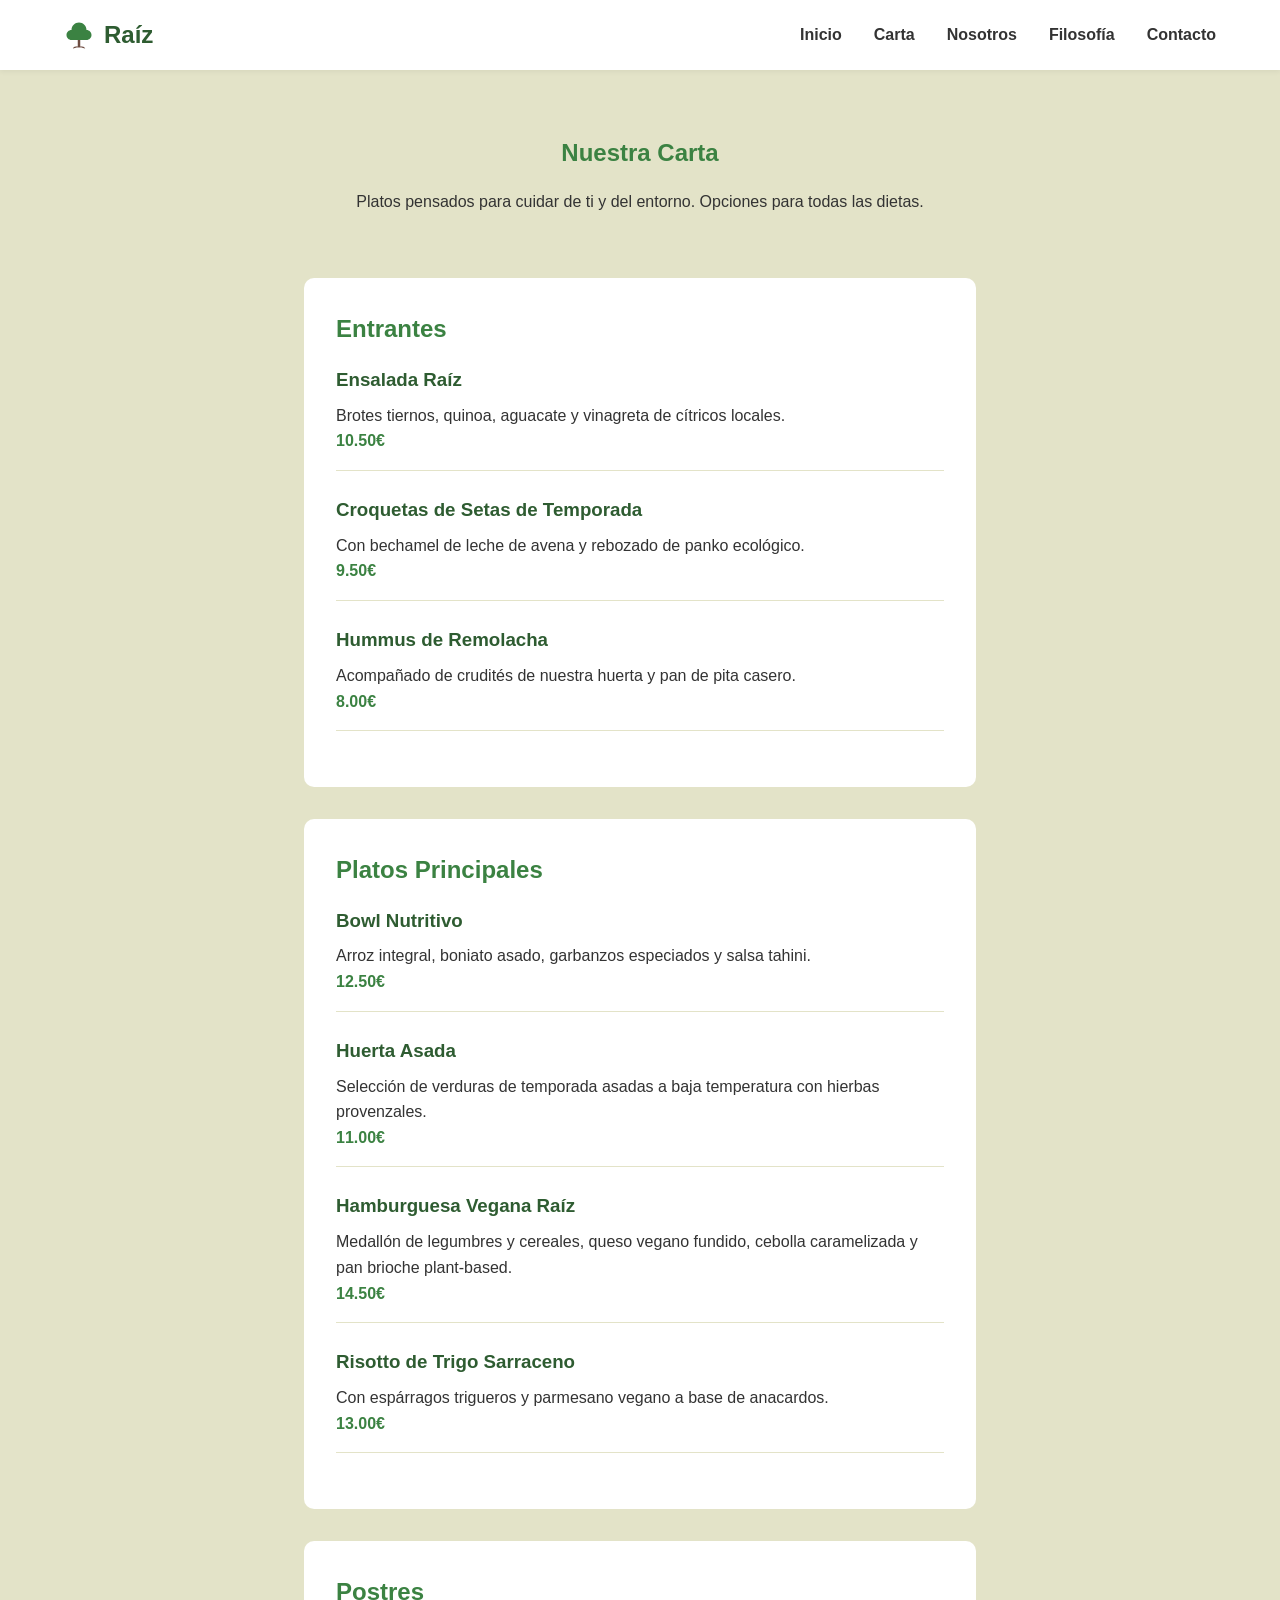
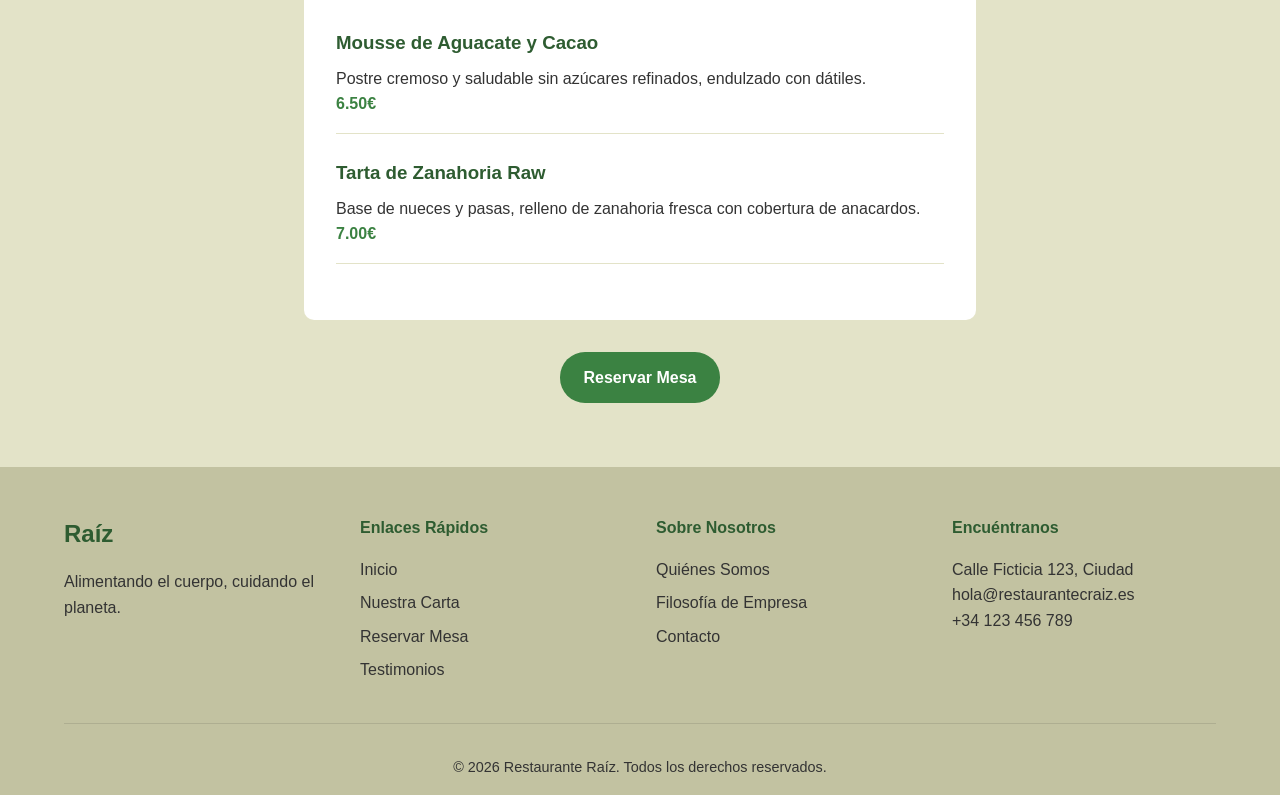
<file: carta.html>
<!DOCTYPE html>
<html lang="es">
<head>
    <meta charset="UTF-8">
    <meta name="viewport" content="width=device-width, initial-scale=1.0">
    <title>Nuestra Carta | Restaurante Raíz</title>
    <link rel="stylesheet" href="style.css">
</head>
<body>
    <header>
        <div class="logo">
            <svg width="30" height="30" viewBox="0 0 24 24" xmlns="http://www.w3.org/2000/svg"><path d="M11 22h2v-8h-2z" fill="#6d4c41"/><path d="M11 22c-1.5 0-3 .5-4 1 .5-1.5 2-2 4-2z" fill="#6d4c41"/><path d="M13 22c1.5 0 3 .5 4 1-.5-1.5-2-2-4-2z" fill="#6d4c41"/><path d="M12 2c-3.3 0-6 2.7-6 6-2.2 0-4 1.8-4 4s1.8 4 4 4h12c2.2 0 4-1.8 4-4s-1.8-4-4-4c0-3.3-2.7-6-6-6z" fill="var(--green-main)"/></svg>
            Raíz
        </div>
        <nav>
            <ul>
                <li><a href="index.html">Inicio</a></li>
                <li><a href="carta.html">Carta</a></li>
                <li><a href="nosotros.html">Nosotros</a></li>
                <li><a href="filosofia.html">Filosofía</a></li>
                <li><a href="contacto.html">Contacto</a></li>
            </ul>
        </nav>
    </header>

    <section class="page-section" style="text-align: center;">
        <h1>Nuestra Carta</h1>
        <p>Platos pensados para cuidar de ti y del entorno. Opciones para todas las dietas.</p>
    </section>

    <section class="page-section" style="padding-top: 0; max-width: 800px; margin: 0 auto;">
        <div style="background-color: var(--white); padding: 2rem; border-radius: 10px; margin-bottom: 2rem;">
            <h2>Entrantes</h2>
            <div style="margin-bottom: 1.5rem; border-bottom: 1px solid var(--beige-light); padding-bottom: 1rem;">
                <h3 style="margin-bottom: 0.5rem; color: var(--green-dark);">Ensalada Raíz</h3>
                <p>Brotes tiernos, quinoa, aguacate y vinagreta de cítricos locales.</p>
                <span style="font-weight: bold; color: var(--green-main);">10.50€</span>
            </div>
            <div style="margin-bottom: 1.5rem; border-bottom: 1px solid var(--beige-light); padding-bottom: 1rem;">
                <h3 style="margin-bottom: 0.5rem; color: var(--green-dark);">Croquetas de Setas de Temporada</h3>
                <p>Con bechamel de leche de avena y rebozado de panko ecológico.</p>
                <span style="font-weight: bold; color: var(--green-main);">9.50€</span>
            </div>
            <div style="margin-bottom: 1.5rem; border-bottom: 1px solid var(--beige-light); padding-bottom: 1rem;">
                <h3 style="margin-bottom: 0.5rem; color: var(--green-dark);">Hummus de Remolacha</h3>
                <p>Acompañado de crudités de nuestra huerta y pan de pita casero.</p>
                <span style="font-weight: bold; color: var(--green-main);">8.00€</span>
            </div>
        </div>
        
        <div style="background-color: var(--white); padding: 2rem; border-radius: 10px; margin-bottom: 2rem;">
            <h2>Platos Principales</h2>
            <div style="margin-bottom: 1.5rem; border-bottom: 1px solid var(--beige-light); padding-bottom: 1rem;">
                <h3 style="margin-bottom: 0.5rem; color: var(--green-dark);">Bowl Nutritivo</h3>
                <p>Arroz integral, boniato asado, garbanzos especiados y salsa tahini.</p>
                <span style="font-weight: bold; color: var(--green-main);">12.50€</span>
            </div>
            <div style="margin-bottom: 1.5rem; border-bottom: 1px solid var(--beige-light); padding-bottom: 1rem;">
                <h3 style="margin-bottom: 0.5rem; color: var(--green-dark);">Huerta Asada</h3>
                <p>Selección de verduras de temporada asadas a baja temperatura con hierbas provenzales.</p>
                <span style="font-weight: bold; color: var(--green-main);">11.00€</span>
            </div>
            <div style="margin-bottom: 1.5rem; border-bottom: 1px solid var(--beige-light); padding-bottom: 1rem;">
                <h3 style="margin-bottom: 0.5rem; color: var(--green-dark);">Hamburguesa Vegana Raíz</h3>
                <p>Medallón de legumbres y cereales, queso vegano fundido, cebolla caramelizada y pan brioche plant-based.</p>
                <span style="font-weight: bold; color: var(--green-main);">14.50€</span>
            </div>
            <div style="margin-bottom: 1.5rem; border-bottom: 1px solid var(--beige-light); padding-bottom: 1rem;">
                <h3 style="margin-bottom: 0.5rem; color: var(--green-dark);">Risotto de Trigo Sarraceno</h3>
                <p>Con espárragos trigueros y parmesano vegano a base de anacardos.</p>
                <span style="font-weight: bold; color: var(--green-main);">13.00€</span>
            </div>
        </div>

        <div style="background-color: var(--white); padding: 2rem; border-radius: 10px; margin-bottom: 2rem;">
            <h2>Postres</h2>
            <div style="margin-bottom: 1.5rem; border-bottom: 1px solid var(--beige-light); padding-bottom: 1rem;">
                <h3 style="margin-bottom: 0.5rem; color: var(--green-dark);">Mousse de Aguacate y Cacao</h3>
                <p>Postre cremoso y saludable sin azúcares refinados, endulzado con dátiles.</p>
                <span style="font-weight: bold; color: var(--green-main);">6.50€</span>
            </div>
            <div style="margin-bottom: 1.5rem; border-bottom: 1px solid var(--beige-light); padding-bottom: 1rem;">
                <h3 style="margin-bottom: 0.5rem; color: var(--green-dark);">Tarta de Zanahoria Raw</h3>
                <p>Base de nueces y pasas, relleno de zanahoria fresca con cobertura de anacardos.</p>
                <span style="font-weight: bold; color: var(--green-main);">7.00€</span>
            </div>
        </div>

        <div style="text-align: center; margin-top: 2rem;">
            <a href="reservas.html" class="btn">Reservar Mesa</a>
        </div>
    </section>

    <footer>
        <div class="footer-content">
            <div class="footer-section">
                <div class="logo">Raíz</div>
                <p style="margin-top: 1rem;">Alimentando el cuerpo, cuidando el planeta.</p>
            </div>
            <div class="footer-section">
                <h4>Enlaces Rápidos</h4>
                <ul class="secondary-menu">
                    <li><a href="index.html">Inicio</a></li>
                    <li><a href="carta.html">Nuestra Carta</a></li>
                    <li><a href="reservas.html">Reservar Mesa</a></li>
                    <li><a href="testimonios.html">Testimonios</a></li>
                </ul>
            </div>
            <div class="footer-section">
                <h4>Sobre Nosotros</h4>
                <ul class="secondary-menu">
                    <li><a href="nosotros.html">Quiénes Somos</a></li>
                    <li><a href="filosofia.html">Filosofía de Empresa</a></li>
                    <li><a href="contacto.html">Contacto</a></li>
                </ul>
            </div>
            <div class="footer-section">
                <h4>Encuéntranos</h4>
                <p>Calle Ficticia 123, Ciudad</p>
                <p>hola@restaurantecraiz.es</p>
                <p>+34 123 456 789</p>
            </div>
        </div>
        <div class="footer-bottom">
            <p>&copy; 2026 Restaurante Raíz. Todos los derechos reservados.</p>
        </div>
    </footer>
</body>
</html>
</file>
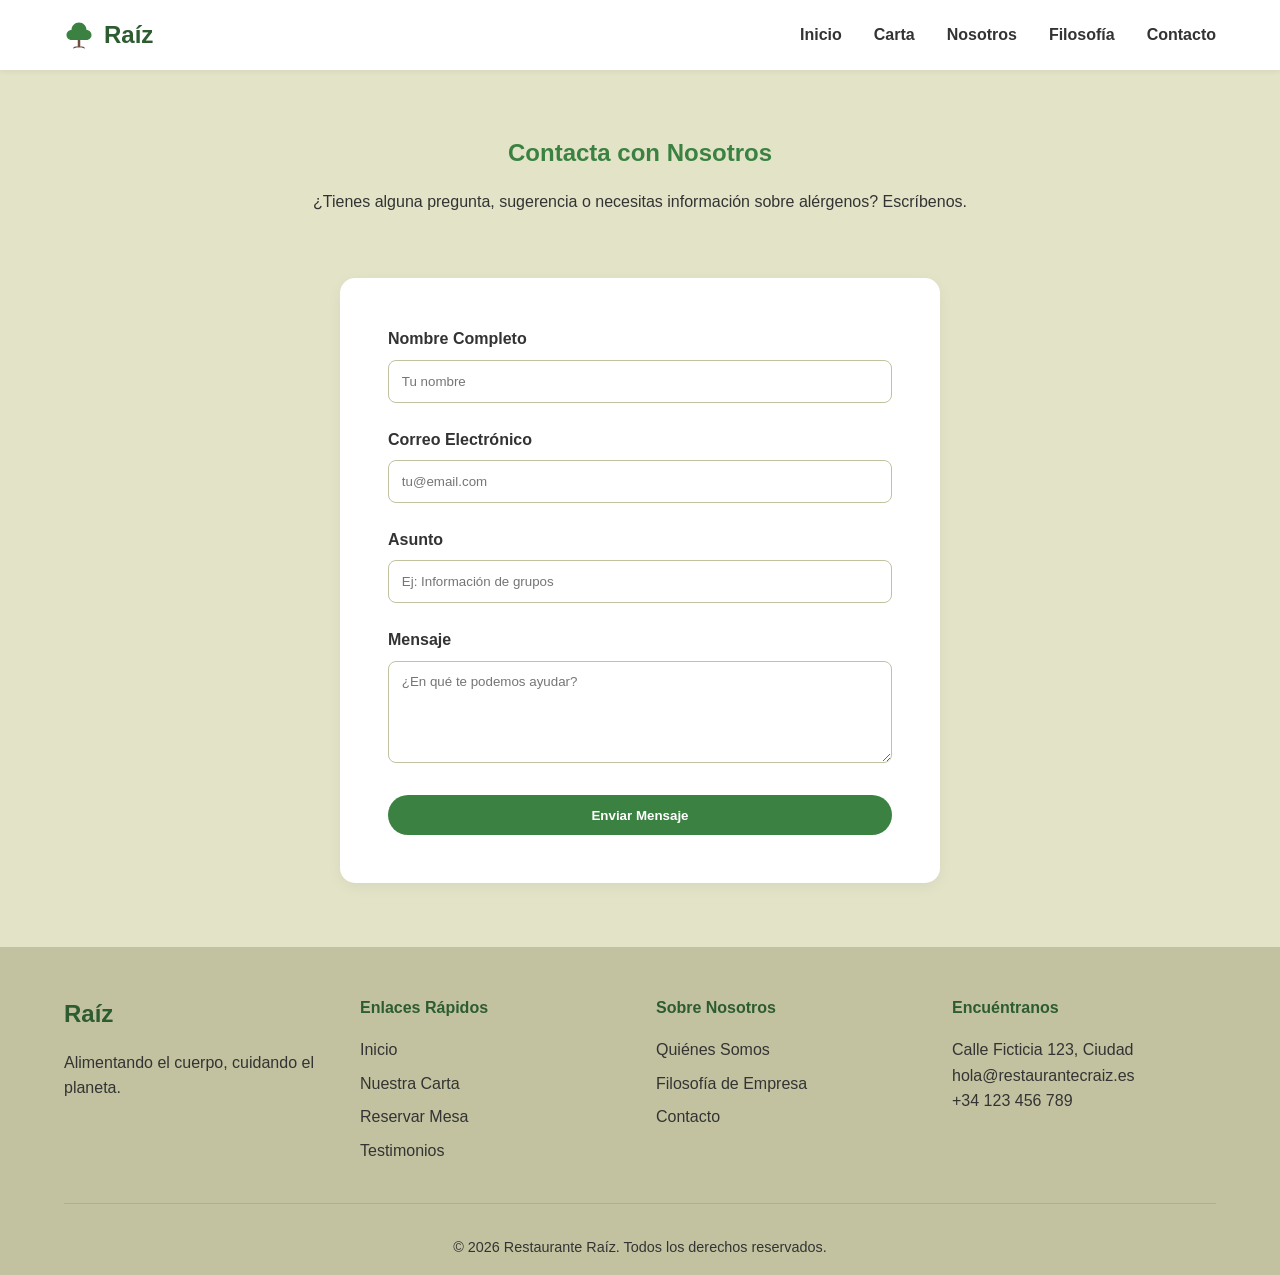
<file: contacto.html>
<!DOCTYPE html>
<html lang="es">
<head>
    <meta charset="UTF-8">
    <meta name="viewport" content="width=device-width, initial-scale=1.0">
    <title>Contacto | Restaurante Raíz</title>
    <link rel="stylesheet" href="style.css">
    <meta name="description" content="Contacta con el Restaurante Raíz. Haz tu reserva o consúltanos cualquier duda sobre nuestra comida sostenible.">
</head>
<body>
    <header>
        <div class="logo">
            <svg width="30" height="30" viewBox="0 0 24 24" xmlns="http://www.w3.org/2000/svg"><path d="M11 22h2v-8h-2z" fill="#6d4c41"/><path d="M11 22c-1.5 0-3 .5-4 1 .5-1.5 2-2 4-2z" fill="#6d4c41"/><path d="M13 22c1.5 0 3 .5 4 1-.5-1.5-2-2-4-2z" fill="#6d4c41"/><path d="M12 2c-3.3 0-6 2.7-6 6-2.2 0-4 1.8-4 4s1.8 4 4 4h12c2.2 0 4-1.8 4-4s-1.8-4-4-4c0-3.3-2.7-6-6-6z" fill="var(--green-main)"/></svg>
            Raíz
        </div>
        <nav>
            <ul>
                <li><a href="index.html">Inicio</a></li>
                <li><a href="carta.html">Carta</a></li>
                <li><a href="nosotros.html">Nosotros</a></li>
                <li><a href="filosofia.html">Filosofía</a></li>
                <li><a href="contacto.html">Contacto</a></li>
            </ul>
        </nav>
    </header>

    <section class="page-section" style="text-align: center;">
        <h1>Contacta con Nosotros</h1>
        <p>¿Tienes alguna pregunta, sugerencia o necesitas información sobre alérgenos? Escríbenos.</p>
    </section>

    <section class="page-section" style="padding-top: 0;">
        <div class="contact-container">
            <form action="#" method="POST">
                <div class="form-group">
                    <label for="nombre">Nombre Completo</label>
                    <input type="text" id="nombre" name="nombre" required placeholder="Tu nombre">
                </div>
                <div class="form-group">
                    <label for="email">Correo Electrónico</label>
                    <input type="email" id="email" name="email" required placeholder="tu@email.com">
                </div>
                <div class="form-group">
                    <label for="asunto">Asunto</label>
                    <input type="text" id="asunto" name="asunto" required placeholder="Ej: Información de grupos">
                </div>
                <div class="form-group">
                    <label for="mensaje">Mensaje</label>
                    <textarea id="mensaje" name="mensaje" rows="5" required placeholder="¿En qué te podemos ayudar?"></textarea>
                </div>
                <button type="submit" class="btn" style="width: 100%;">Enviar Mensaje</button>
            </form>
        </div>
    </section>

    <footer>
        <div class="footer-content">
            <div class="footer-section">
                <div class="logo">Raíz</div>
                <p style="margin-top: 1rem;">Alimentando el cuerpo, cuidando el planeta.</p>
            </div>
            <div class="footer-section">
                <h4>Enlaces Rápidos</h4>
                <ul class="secondary-menu">
                    <li><a href="index.html">Inicio</a></li>
                    <li><a href="carta.html">Nuestra Carta</a></li>
                    <li><a href="reservas.html">Reservar Mesa</a></li>
                    <li><a href="testimonios.html">Testimonios</a></li>
                </ul>
            </div>
            <div class="footer-section">
                <h4>Sobre Nosotros</h4>
                <ul class="secondary-menu">
                    <li><a href="nosotros.html">Quiénes Somos</a></li>
                    <li><a href="filosofia.html">Filosofía de Empresa</a></li>
                    <li><a href="contacto.html">Contacto</a></li>
                </ul>
            </div>
            <div class="footer-section">
                <h4>Encuéntranos</h4>
                <p>Calle Ficticia 123, Ciudad</p>
                <p>hola@restaurantecraiz.es</p>
                <p>+34 123 456 789</p>
            </div>
        </div>
        <div class="footer-bottom">
            <p>&copy; 2026 Restaurante Raíz. Todos los derechos reservados.</p>
        </div>
    </footer>
</body>
</html>
</file>
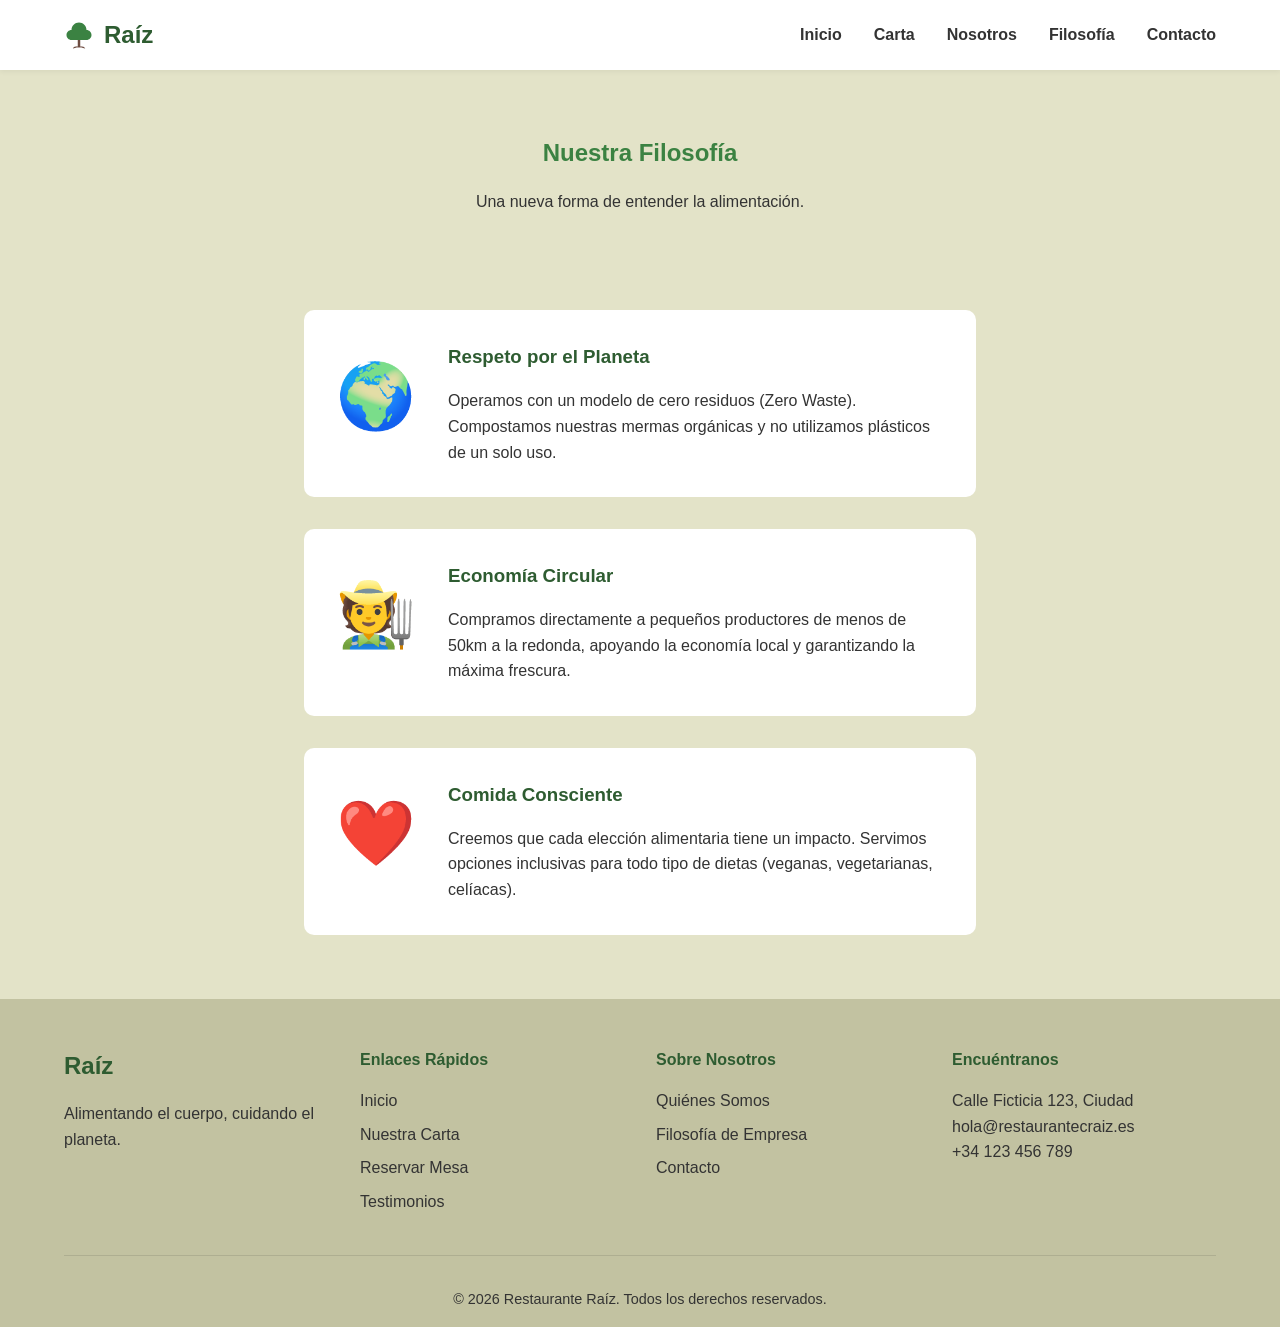
<file: filosofia.html>
<!DOCTYPE html>
<html lang="es">
<head>
    <meta charset="UTF-8">
    <meta name="viewport" content="width=device-width, initial-scale=1.0">
    <title>Filosofía | Restaurante Raíz</title>
    <link rel="stylesheet" href="style.css">
    <meta name="description" content="Nuestra filosofía en Raíz: Sostenibilidad, ecología y bienestar animal en cada plato.">
</head>
<body>
    <header>
        <div class="logo">
            <svg width="30" height="30" viewBox="0 0 24 24" xmlns="http://www.w3.org/2000/svg"><path d="M11 22h2v-8h-2z" fill="#6d4c41"/><path d="M11 22c-1.5 0-3 .5-4 1 .5-1.5 2-2 4-2z" fill="#6d4c41"/><path d="M13 22c1.5 0 3 .5 4 1-.5-1.5-2-2-4-2z" fill="#6d4c41"/><path d="M12 2c-3.3 0-6 2.7-6 6-2.2 0-4 1.8-4 4s1.8 4 4 4h12c2.2 0 4-1.8 4-4s-1.8-4-4-4c0-3.3-2.7-6-6-6z" fill="var(--green-main)"/></svg>
            Raíz
        </div>
        <nav>
            <ul>
                <li><a href="index.html">Inicio</a></li>
                <li><a href="carta.html">Carta</a></li>
                <li><a href="nosotros.html">Nosotros</a></li>
                <li><a href="filosofia.html">Filosofía</a></li>
                <li><a href="contacto.html">Contacto</a></li>
            </ul>
        </nav>
    </header>

    <section class="page-section" style="text-align: center;">
        <h1>Nuestra Filosofía</h1>
        <p>Una nueva forma de entender la alimentación.</p>
    </section>

    <section class="page-section" style="padding-top: 0; max-width: 800px; margin: 0 auto;">
        <div class="values-grid" style="grid-template-columns: 1fr; gap: 2rem;">
            <div class="value-card" style="background-color: var(--white); border-radius: 10px; display: flex; align-items: center; text-align: left; gap: 2rem;">
                <div class="value-icon" style="font-size: 4rem;">🌍</div>
                <div>
                    <h3 style="color: var(--green-dark);">Respeto por el Planeta</h3>
                    <p>Operamos con un modelo de cero residuos (Zero Waste). Compostamos nuestras mermas orgánicas y no utilizamos plásticos de un solo uso.</p>
                </div>
            </div>
            
            <div class="value-card" style="background-color: var(--white); border-radius: 10px; display: flex; align-items: center; text-align: left; gap: 2rem;">
                <div class="value-icon" style="font-size: 4rem;">🧑‍🌾</div>
                <div>
                    <h3 style="color: var(--green-dark);">Economía Circular</h3>
                    <p>Compramos directamente a pequeños productores de menos de 50km a la redonda, apoyando la economía local y garantizando la máxima frescura.</p>
                </div>
            </div>
            
            <div class="value-card" style="background-color: var(--white); border-radius: 10px; display: flex; align-items: center; text-align: left; gap: 2rem;">
                <div class="value-icon" style="font-size: 4rem;">❤️</div>
                <div>
                    <h3 style="color: var(--green-dark);">Comida Consciente</h3>
                    <p>Creemos que cada elección alimentaria tiene un impacto. Servimos opciones inclusivas para todo tipo de dietas (veganas, vegetarianas, celíacas).</p>
                </div>
            </div>
        </div>
    </section>

    <footer>
        <div class="footer-content">
            <div class="footer-section">
                <div class="logo">Raíz</div>
                <p style="margin-top: 1rem;">Alimentando el cuerpo, cuidando el planeta.</p>
            </div>
            <div class="footer-section">
                <h4>Enlaces Rápidos</h4>
                <ul class="secondary-menu">
                    <li><a href="index.html">Inicio</a></li>
                    <li><a href="carta.html">Nuestra Carta</a></li>
                    <li><a href="reservas.html">Reservar Mesa</a></li>
                    <li><a href="testimonios.html">Testimonios</a></li>
                </ul>
            </div>
            <div class="footer-section">
                <h4>Sobre Nosotros</h4>
                <ul class="secondary-menu">
                    <li><a href="nosotros.html">Quiénes Somos</a></li>
                    <li><a href="filosofia.html">Filosofía de Empresa</a></li>
                    <li><a href="contacto.html">Contacto</a></li>
                </ul>
            </div>
            <div class="footer-section">
                <h4>Encuéntranos</h4>
                <p>Calle Ficticia 123, Ciudad</p>
                <p>hola@restaurantecraiz.es</p>
                <p>+34 123 456 789</p>
            </div>
        </div>
        <div class="footer-bottom">
            <p>&copy; 2026 Restaurante Raíz. Todos los derechos reservados.</p>
        </div>
    </footer>
</body>
</html>
</file>
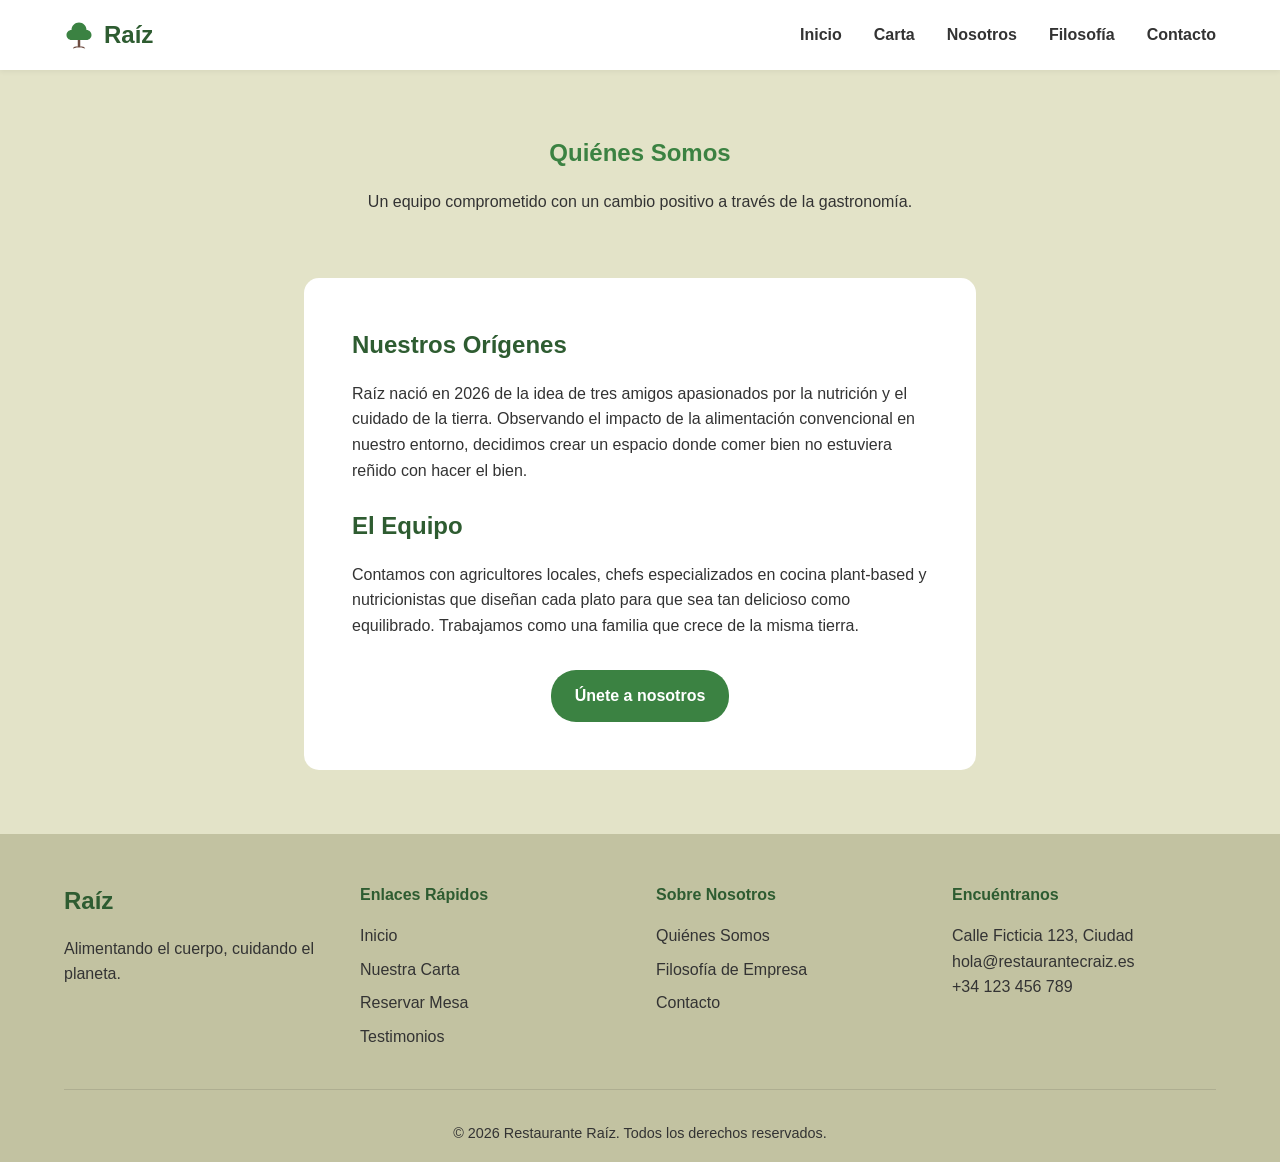
<file: nosotros.html>
<!DOCTYPE html>
<html lang="es">
<head>
    <meta charset="UTF-8">
    <meta name="viewport" content="width=device-width, initial-scale=1.0">
    <title>Nosotros | Restaurante Raíz</title>
    <link rel="stylesheet" href="style.css">
    <meta name="description" content="Conoce al equipo detrás de Raíz, apasionados por la comida sana y el medioambiente.">
</head>
<body>
    <header>
        <div class="logo">
            <svg width="30" height="30" viewBox="0 0 24 24" xmlns="http://www.w3.org/2000/svg"><path d="M11 22h2v-8h-2z" fill="#6d4c41"/><path d="M11 22c-1.5 0-3 .5-4 1 .5-1.5 2-2 4-2z" fill="#6d4c41"/><path d="M13 22c1.5 0 3 .5 4 1-.5-1.5-2-2-4-2z" fill="#6d4c41"/><path d="M12 2c-3.3 0-6 2.7-6 6-2.2 0-4 1.8-4 4s1.8 4 4 4h12c2.2 0 4-1.8 4-4s-1.8-4-4-4c0-3.3-2.7-6-6-6z" fill="var(--green-main)"/></svg>
            Raíz
        </div>
        <nav>
            <ul>
                <li><a href="index.html">Inicio</a></li>
                <li><a href="carta.html">Carta</a></li>
                <li><a href="nosotros.html">Nosotros</a></li>
                <li><a href="filosofia.html">Filosofía</a></li>
                <li><a href="contacto.html">Contacto</a></li>
            </ul>
        </nav>
    </header>

    <section class="page-section" style="text-align: center;">
        <h1>Quiénes Somos</h1>
        <p>Un equipo comprometido con un cambio positivo a través de la gastronomía.</p>
    </section>

    <section class="page-section" style="padding-top: 0; max-width: 800px; margin: 0 auto; text-align: left;">
        <div style="background-color: var(--white); padding: 3rem; border-radius: 15px;">
            <h2 style="color: var(--green-dark);">Nuestros Orígenes</h2>
            <p style="margin-bottom: 1.5rem;">Raíz nació en 2026 de la idea de tres amigos apasionados por la nutrición y el cuidado de la tierra. Observando el impacto de la alimentación convencional en nuestro entorno, decidimos crear un espacio donde comer bien no estuviera reñido con hacer el bien.</p>
            
            <h2 style="color: var(--green-dark);">El Equipo</h2>
            <p style="margin-bottom: 1.5rem;">Contamos con agricultores locales, chefs especializados en cocina plant-based y nutricionistas que diseñan cada plato para que sea tan delicioso como equilibrado. Trabajamos como una familia que crece de la misma tierra.</p>
            
            <div style="text-align: center; margin-top: 2rem;">
                <a href="contacto.html" class="btn">Únete a nosotros</a>
            </div>
        </div>
    </section>

    <footer>
        <div class="footer-content">
            <div class="footer-section">
                <div class="logo">Raíz</div>
                <p style="margin-top: 1rem;">Alimentando el cuerpo, cuidando el planeta.</p>
            </div>
            <div class="footer-section">
                <h4>Enlaces Rápidos</h4>
                <ul class="secondary-menu">
                    <li><a href="index.html">Inicio</a></li>
                    <li><a href="carta.html">Nuestra Carta</a></li>
                    <li><a href="reservas.html">Reservar Mesa</a></li>
                    <li><a href="testimonios.html">Testimonios</a></li>
                </ul>
            </div>
            <div class="footer-section">
                <h4>Sobre Nosotros</h4>
                <ul class="secondary-menu">
                    <li><a href="nosotros.html">Quiénes Somos</a></li>
                    <li><a href="filosofia.html">Filosofía de Empresa</a></li>
                    <li><a href="contacto.html">Contacto</a></li>
                </ul>
            </div>
            <div class="footer-section">
                <h4>Encuéntranos</h4>
                <p>Calle Ficticia 123, Ciudad</p>
                <p>hola@restaurantecraiz.es</p>
                <p>+34 123 456 789</p>
            </div>
        </div>
        <div class="footer-bottom">
            <p>&copy; 2026 Restaurante Raíz. Todos los derechos reservados.</p>
        </div>
    </footer>
</body>
</html>
</file>
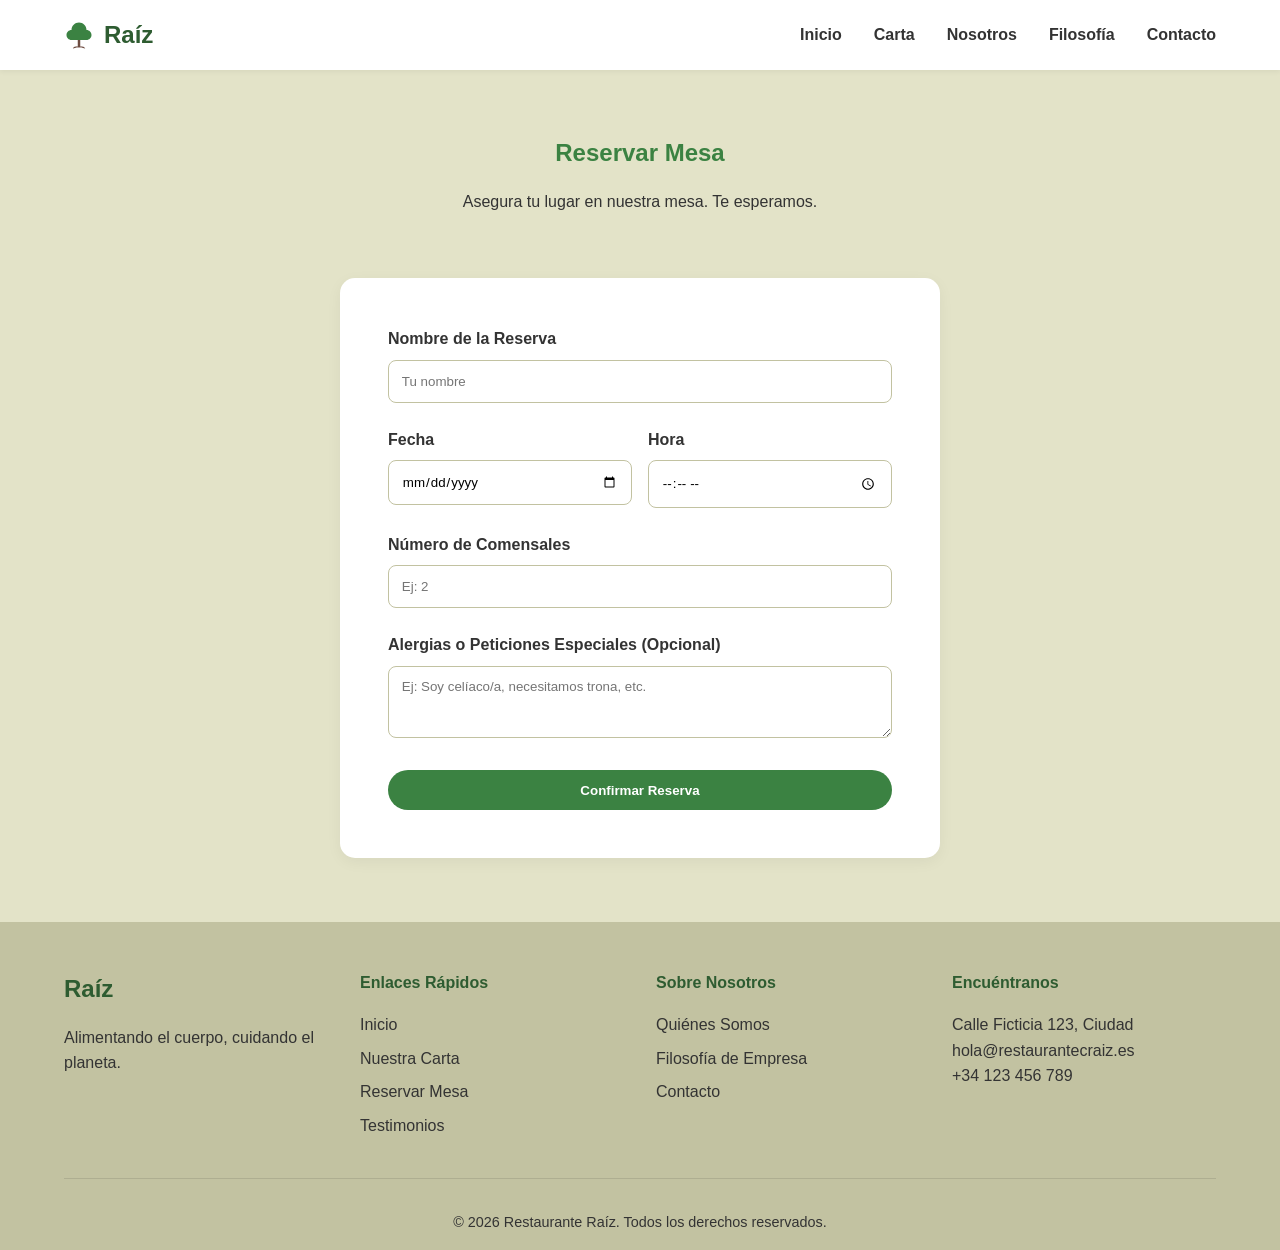
<file: reservas.html>
<!DOCTYPE html>
<html lang="es">
<head>
    <meta charset="UTF-8">
    <meta name="viewport" content="width=device-width, initial-scale=1.0">
    <title>Reservar Mesa | Restaurante Raíz</title>
    <link rel="stylesheet" href="style.css">
</head>
<body>
    <header>
        <div class="logo">
            <svg width="30" height="30" viewBox="0 0 24 24" xmlns="http://www.w3.org/2000/svg"><path d="M11 22h2v-8h-2z" fill="#6d4c41"/><path d="M11 22c-1.5 0-3 .5-4 1 .5-1.5 2-2 4-2z" fill="#6d4c41"/><path d="M13 22c1.5 0 3 .5 4 1-.5-1.5-2-2-4-2z" fill="#6d4c41"/><path d="M12 2c-3.3 0-6 2.7-6 6-2.2 0-4 1.8-4 4s1.8 4 4 4h12c2.2 0 4-1.8 4-4s-1.8-4-4-4c0-3.3-2.7-6-6-6z" fill="var(--green-main)"/></svg>
            Raíz
        </div>
        <nav>
            <ul>
                <li><a href="index.html">Inicio</a></li>
                <li><a href="carta.html">Carta</a></li>
                <li><a href="nosotros.html">Nosotros</a></li>
                <li><a href="filosofia.html">Filosofía</a></li>
                <li><a href="contacto.html">Contacto</a></li>
            </ul>
        </nav>
    </header>

    <section class="page-section" style="text-align: center;">
        <h1>Reservar Mesa</h1>
        <p>Asegura tu lugar en nuestra mesa. Te esperamos.</p>
    </section>

    <section class="page-section" style="padding-top: 0;">
        <div class="contact-container">
            <form action="#" method="POST">
                <div class="form-group">
                    <label for="nombre_reserva">Nombre de la Reserva</label>
                    <input type="text" id="nombre_reserva" name="nombre_reserva" required placeholder="Tu nombre">
                </div>
                <div class="form-group" style="display: flex; gap: 1rem;">
                    <div style="flex: 1;">
                        <label for="fecha">Fecha</label>
                        <input type="date" id="fecha" name="fecha" required>
                    </div>
                    <div style="flex: 1;">
                        <label for="hora">Hora</label>
                        <input type="time" id="hora" name="hora" required>
                    </div>
                </div>
                <div class="form-group">
                    <label for="comensales">Número de Comensales</label>
                    <input type="number" id="comensales" name="comensales" min="1" max="20" required placeholder="Ej: 2">
                </div>
                <div class="form-group">
                    <label for="notas">Alergias o Peticiones Especiales (Opcional)</label>
                    <textarea id="notas" name="notas" rows="3" placeholder="Ej: Soy celíaco/a, necesitamos trona, etc."></textarea>
                </div>
                <button type="submit" class="btn" style="width: 100%;">Confirmar Reserva</button>
            </form>
        </div>
    </section>

    <footer>
        <div class="footer-content">
            <div class="footer-section">
                <div class="logo">Raíz</div>
                <p style="margin-top: 1rem;">Alimentando el cuerpo, cuidando el planeta.</p>
            </div>
            <div class="footer-section">
                <h4>Enlaces Rápidos</h4>
                <ul class="secondary-menu">
                    <li><a href="index.html">Inicio</a></li>
                    <li><a href="carta.html">Nuestra Carta</a></li>
                    <li><a href="reservas.html">Reservar Mesa</a></li>
                    <li><a href="testimonios.html">Testimonios</a></li>
                </ul>
            </div>
            <div class="footer-section">
                <h4>Sobre Nosotros</h4>
                <ul class="secondary-menu">
                    <li><a href="nosotros.html">Quiénes Somos</a></li>
                    <li><a href="filosofia.html">Filosofía de Empresa</a></li>
                    <li><a href="contacto.html">Contacto</a></li>
                </ul>
            </div>
            <div class="footer-section">
                <h4>Encuéntranos</h4>
                <p>Calle Ficticia 123, Ciudad</p>
                <p>hola@restaurantecraiz.es</p>
                <p>+34 123 456 789</p>
            </div>
        </div>
        <div class="footer-bottom">
            <p>&copy; 2026 Restaurante Raíz. Todos los derechos reservados.</p>
        </div>
    </footer>
</body>
</html>
</file>
<file: style.css>
:root {
    --green-main: #3B8242;
    --green-dark: #2E5C31;
    --beige-light: #E3E3C8;
    --beige-dark: #C2C2A1;
    --white: #FFFFFF;
    --text-color: #333333;
}

* {
    margin: 0;
    padding: 0;
    box-sizing: border-box;
}

body {
    font-family: 'Segoe UI', Tahoma, Geneva, Verdana, sans-serif;
    background-color: var(--beige-light);
    color: var(--text-color);
    line-height: 1.6;
}

h1, h2, h3, h4, h5, h6 {
    font-family: Verdana, Geneva, Tahoma, sans-serif;
    color: var(--green-main);
    margin-bottom: 1rem;
}

a {
    text-decoration: none;
    color: inherit;
}

/* Header & Navigation */
header {
    background-color: var(--white);
    padding: 1rem 5%;
    display: flex;
    justify-content: space-between;
    align-items: center;
    box-shadow: 0 2px 5px rgba(0,0,0,0.05);
    position: sticky;
    top: 0;
    z-index: 1000;
}

.logo {
    display: flex;
    align-items: center;
    gap: 10px;
    font-family: Verdana, Geneva, Tahoma, sans-serif;
    font-weight: bold;
    font-size: 1.5rem;
    color: var(--green-dark);
}

.logo img {
    height: 40px;
}

nav ul {
    list-style: none;
    display: flex;
    gap: 2rem;
}

nav a {
    font-weight: 600;
    color: var(--text-color);
    transition: color 0.3s ease;
}

nav a:hover {
    color: var(--green-main);
}

/* Buttons */
.btn {
    display: inline-block;
    background-color: var(--green-main);
    color: var(--white);
    padding: 0.8rem 1.5rem;
    border-radius: 25px;
    font-weight: bold;
    border: none;
    cursor: pointer;
    transition: all 0.3s ease;
    text-align: center;
}

.btn:hover {
    background-color: #4da655; /* Lighter green */
    transform: scale(1.05);
    color: var(--white);
}

/* Hero Section */
.hero {
    display: flex;
    align-items: center;
    justify-content: center;
    text-align: center;
    padding: 6rem 5%;
    background: url('https://images.unsplash.com/photo-1490818387583-1baba5e638af?auto=format&fit=crop&q=80&w=1200') center/cover;
    min-height: 60vh;
}

.hero-content {
    max-width: 800px;
    background-color: rgba(227, 227, 200, 0.85);
    padding: 3rem;
    border-radius: 15px;
    box-shadow: 0 4px 15px rgba(0,0,0,0.1);
}

.hero h1 {
    font-size: 3rem;
    color: var(--green-dark);
    margin-bottom: 1.5rem;
}

.hero p {
    font-size: 1.2rem;
    margin-bottom: 2rem;
}

/* Values Section */
.values {
    padding: 4rem 5%;
    text-align: center;
}

.values-grid {
    display: grid;
    grid-template-columns: repeat(auto-fit, minmax(250px, 1fr));
    gap: 2rem;
    margin-top: 2rem;
}

.value-card {
    padding: 2rem;
}

.value-icon {
    font-size: 3rem;
    color: var(--green-main);
    margin-bottom: 1rem;
}

/* Featured Menu */
.featured-menu {
    padding: 4rem 5%;
    background-color: var(--beige-dark);
    text-align: center;
}

.menu-grid {
    display: grid;
    grid-template-columns: repeat(auto-fit, minmax(300px, 1fr));
    gap: 2rem;
    margin-top: 2rem;
}

.menu-card {
    background-color: var(--green-dark);
    border-radius: 15px;
    overflow: hidden;
    box-shadow: 0 4px 15px rgba(0,0,0,0.1);
    color: var(--white);
    transition: transform 0.3s ease;
}

.menu-card:hover {
    transform: translateY(-10px);
}

.menu-card img {
    width: 100%;
    height: 200px;
    object-fit: cover;
}

.menu-card-content {
    padding: 1.5rem;
}

.menu-card h3 {
    color: var(--white);
}

/* Reservation Section */
.reservation {
    padding: 5rem 5%;
    text-align: center;
}

/* Testimonials */
.testimonials {
    padding: 4rem 5%;
    background-color: var(--white);
    text-align: center;
}

.testimonials-grid {
    display: grid;
    grid-template-columns: repeat(auto-fit, minmax(300px, 1fr));
    gap: 2rem;
    margin-top: 2rem;
}

.testimonial-card {
    padding: 2rem;
    background-color: var(--beige-light);
    border-radius: 10px;
    font-style: italic;
}

.testimonial-author {
    margin-top: 1rem;
    font-weight: bold;
    font-style: normal;
    color: var(--green-dark);
}

/* Pages generic padding */
.page-section {
    padding: 4rem 5%;
}

/* Contact Form */
.contact-container {
    max-width: 600px;
    margin: 0 auto;
    background-color: var(--white);
    padding: 3rem;
    border-radius: 15px;
    box-shadow: 0 4px 15px rgba(0,0,0,0.05);
}

.form-group {
    margin-bottom: 1.5rem;
    text-align: left;
}

.form-group label {
    display: block;
    margin-bottom: 0.5rem;
    font-weight: 600;
}

.form-group input, .form-group textarea {
    width: 100%;
    padding: 0.8rem;
    border: 1px solid var(--beige-dark);
    border-radius: 8px;
    font-family: inherit;
}

/* Footer */
footer {
    background-color: var(--beige-dark);
    padding: 3rem 5% 1rem;
    color: var(--text-color);
}

.footer-content {
    display: grid;
    grid-template-columns: repeat(auto-fit, minmax(200px, 1fr));
    gap: 2rem;
    margin-bottom: 2rem;
}

.footer-section h4 {
    color: var(--green-dark);
}

.secondary-menu {
    list-style: none;
}

.secondary-menu li {
    margin-bottom: 0.5rem;
}

.secondary-menu a:hover {
    color: var(--green-main);
}

.footer-bottom {
    text-align: center;
    padding-top: 2rem;
    border-top: 1px solid rgba(0,0,0,0.1);
    font-size: 0.9rem;
}
</file>
